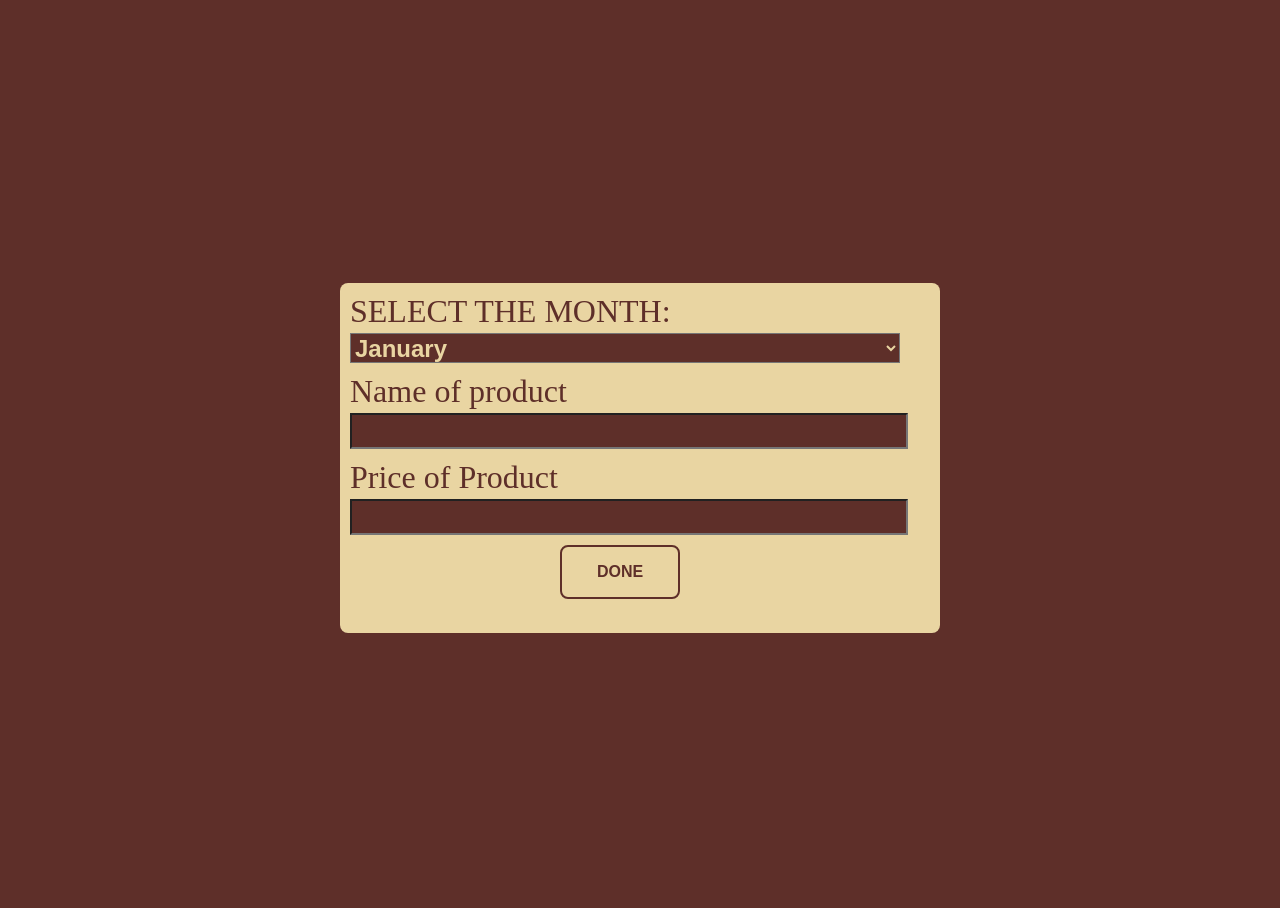
<file: alreadybrought.html>
<!DOCTYPE html>
<html lang="en">

<head>
    <meta charset="UTF-8">
    <meta name="viewport" , content="width=device-width,initial-scale=1">
    <title></title>
    <link rel="stylesheet" href="css/alreadyboughtcss.css">
    <link rel="preconnect" href="https://fonts.googleapis.com">
<link rel="preconnect" href="https://fonts.gstatic.com" crossorigin>
<link href="https://fonts.googleapis.com/css2?family=BBH+Bartle&family=Baloo+Bhai+2:wght@400..800&family=Playfair+Display:ital,wght@0,400..900;1,400..900&family=Poppins:ital,wght@0,100;0,200;0,300;0,400;0,500;0,600;0,700;0,800;0,900;1,100;1,200;1,300;1,400;1,500;1,600;1,700;1,800;1,900&family=Tagesschrift&display=swap" rel="stylesheet">
</head>
<style>

</style>

<body>
    <div class="content">
        <div class="form" autocomplete="off">
            <label for="productmonth">SELECT THE MONTH: </label>
            <select type="text" name="" id="productmonth">
                <option value="January">January</option>
                <option value="February">February</option>
                <option value="March">March</option>
                <option value="April">April</option>
                <option value="May">May</option>
                <option value="June">June</option>
                <option value="July">July</option>
                <option value="August">August</option>
                <option value="September">September</option>
                <option value="October">October</option>
                <option value="November">November</option>
                <option value="December">December</option>
            </select>
            <label for="nameofproduct">Name of product</label>
            <input id="nameofproduct" autocomplete="off">
            <label for="priceofproduct">Price of Product</label>
            <input type="text" id="priceofproduct">

        </div>
        <button class="btn liquid" id="done">
            <span >DONE</span>
        </button>
    </div>

    <script src="../js/alreadybought.js"></script>
</body>

</html>
</file>
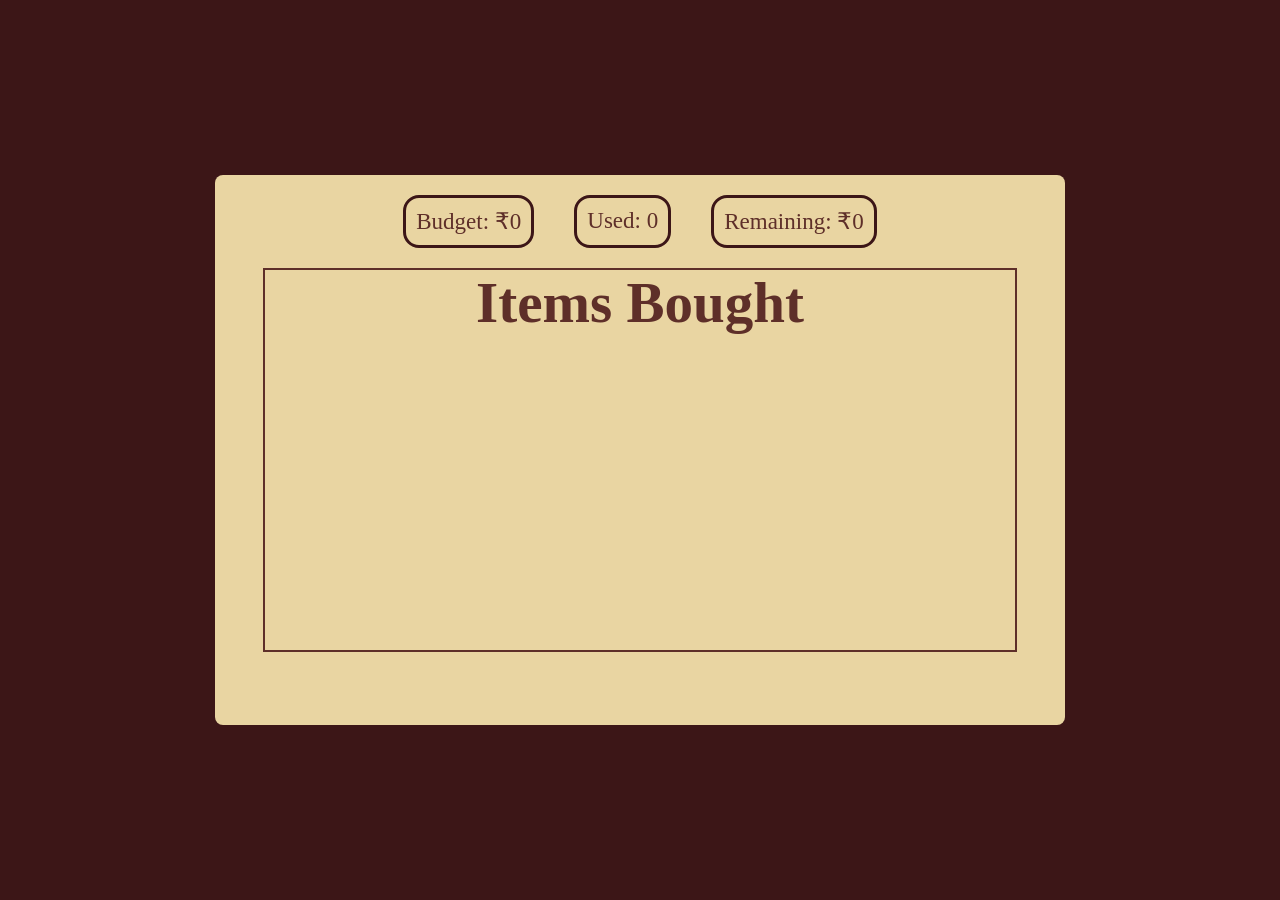
<file: month.html>
<!DOCTYPE html>
<html lang="en">
<head>
  <meta charset="UTF-8">
  <title>Month Details</title>
  <link rel="stylesheet" href="css/monthcss.css">
</head>
<style>

</style>
<body>
    

    <div class="content">
  <h1 id="monthTitle"></h1>

  <div class="month-summary">
    <p class="month-summary-items" id="month-summmary-budget">Budget: ₹<span id="budget">0</span></p>
    <p class="month-summary-items">Used: <span id="used">0</span></p>
    <p class="month-summary-items">Remaining: <span id="remaining">0</span></p>
  </div>
  <div class="items">
  <div class="itemcard"><h2>Items Bought</h2>
  <ul id="boughtList"></ul>
  </div>
  
</div>
</div>
  <script type="module" src="../js/month.js"></script>
  <script src="../js/budget.js"></script>
</body>
</html>
</file>
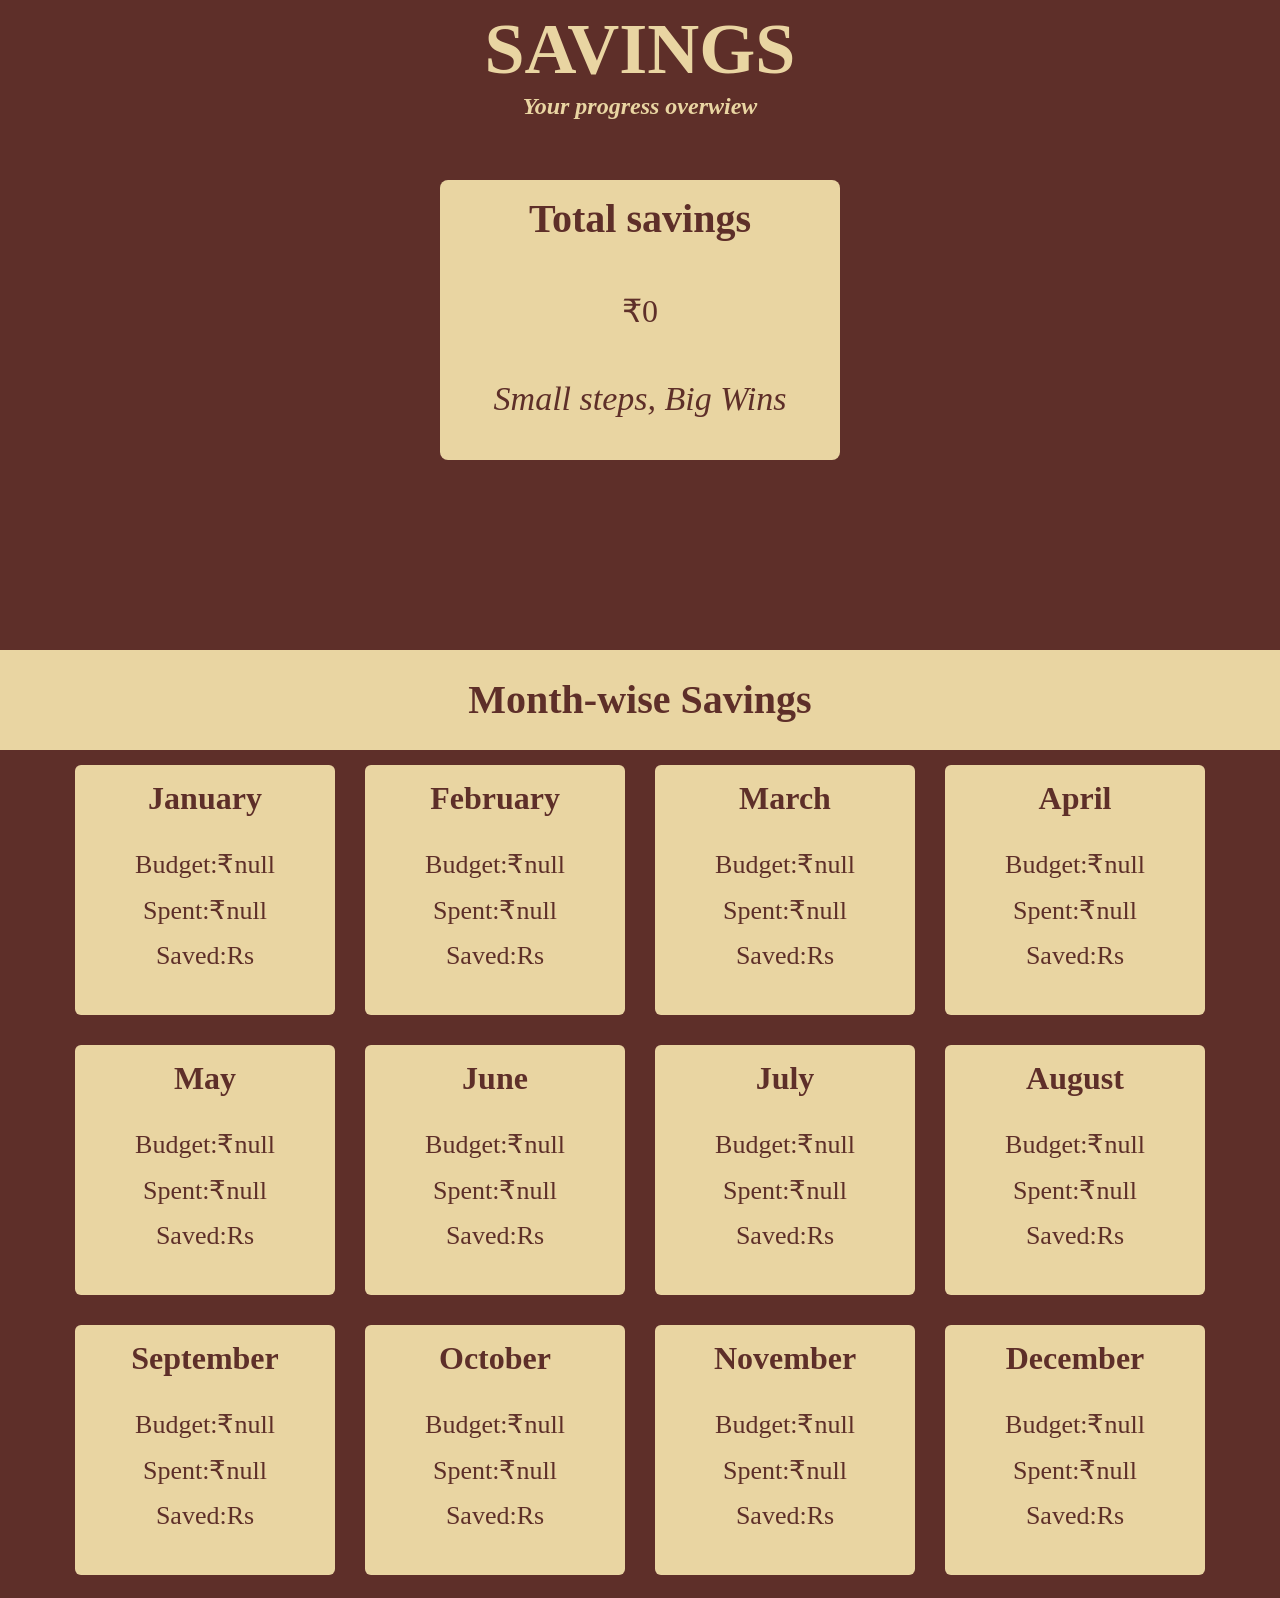
<file: savings.html>
<!DOCTYPE html>
<html lang="en">
    <head>
        <meta charset="UTF-8">
       <meta name="viewport", content="width=device-width,initial-scale=1">
       <title></title>  
       <link rel="stylesheet" href="css/savingscss.css"> 
    </head>
    <style>

    </style>
    <body>
        <h1>SAVINGS</h1>
        <H2><i>Your progress overwiew</i></H2>
        <div class="content">
            <div class="total">
                <h1 id="totalheading">Total savings</h1>
                <div id="totalsaving">Rs </div>
                <div id="quote"><i>Small steps, Big Wins</i></div>
            </div>
            <div class="month-wise">
                <div class="monthwiseheading">
                    <div>Month-wise Savings</div>
                    
                </div>
                <div class="monthcards">
                <div class="monthcard">
                    <h3>January</h3>
                    <div class="monthbudget">Budget:Rs</div>
                    <div class="monthspent">Spent:Rs</div>
                    <div class="monthsaved">Saved:Rs</div>
                </div>
                <div class="monthcard">
                    <h3>February</h3>
                    <div class="monthbudget">Budget:Rs</div>
                    <div class="monthspent">Spent:Rs</div>
                    <div class="monthsaved">Saved:Rs</div>
                </div>
                <div class="monthcard">
                    <h3>March</h3>
                    <div class="monthbudget">Budget:Rs</div>
                    <div class="monthspent">Spent:Rs</div>
                    <div class="monthsaved">Saved:Rs</div>
                </div>
                <div class="monthcard">
                    <h3>April</h3>
                    <div class="monthbudget">Budget:Rs</div>
                    <div class="monthspent">Spent:Rs</div>
                    <div class="monthsaved">Saved:Rs</div>
                </div>
                <div class="monthcard">
                    <h3>May</h3>
                    <div class="monthbudget">Budget:Rs</div>
                    <div class="monthspent">Spent:Rs</div>
                    <div class="monthsaved">Saved:Rs</div>
                </div>
                <div class="monthcard">
                    <h3>June</h3>
                    <div class="monthbudget">Budget:Rs</div>
                    <div class="monthspent">Spent:Rs</div>
                    <div class="monthsaved">Saved:Rs</div>
                </div>
                <div class="monthcard">
                    <h3>July</h3>
                    <div class="monthbudget">Budget:Rs</div>
                    <div class="monthspent">Spent:Rs</div>
                    <div class="monthsaved">Saved:Rs</div>
                </div>
                <div class="monthcard">
                    <h3>August</h3>
                    <div class="monthbudget">Budget:Rs</div>
                    <div class="monthspent">Spent:Rs</div>
                    <div class="monthsaved">Saved:Rs</div>
                </div>
                <div class="monthcard">
                    <h3>September</h3>
                    <div class="monthbudget">Budget:Rs</div>
                    <div class="monthspent">Spent:Rs</div>
                    <div class="monthsaved">Saved:Rs</div>
                </div>
                <div class="monthcard">
                    <h3>October</h3>
                    <div class="monthbudget">Budget:Rs</div>
                    <div class="monthspent">Spent:Rs</div>
                    <div class="monthsaved">Saved:Rs</div>
                </div>
                <div class="monthcard">
                    <h3>November</h3>
                    <div class="monthbudget">Budget:Rs</div>
                    <div class="monthspent">Spent:Rs</div>
                    <div class="monthsaved">Saved:Rs</div>
                </div>
                <div class="monthcard">
                    <h3>December</h3>
                    <div class="monthbudget">Budget:Rs</div>
                    <div class="monthspent">Spent:Rs</div>
                    <div class="monthsaved">Saved:Rs</div>
                </div>

            </div>
            </div>
        </div>
        <script src="../js/savings.js"></script>
    </body>
</html>
</file>
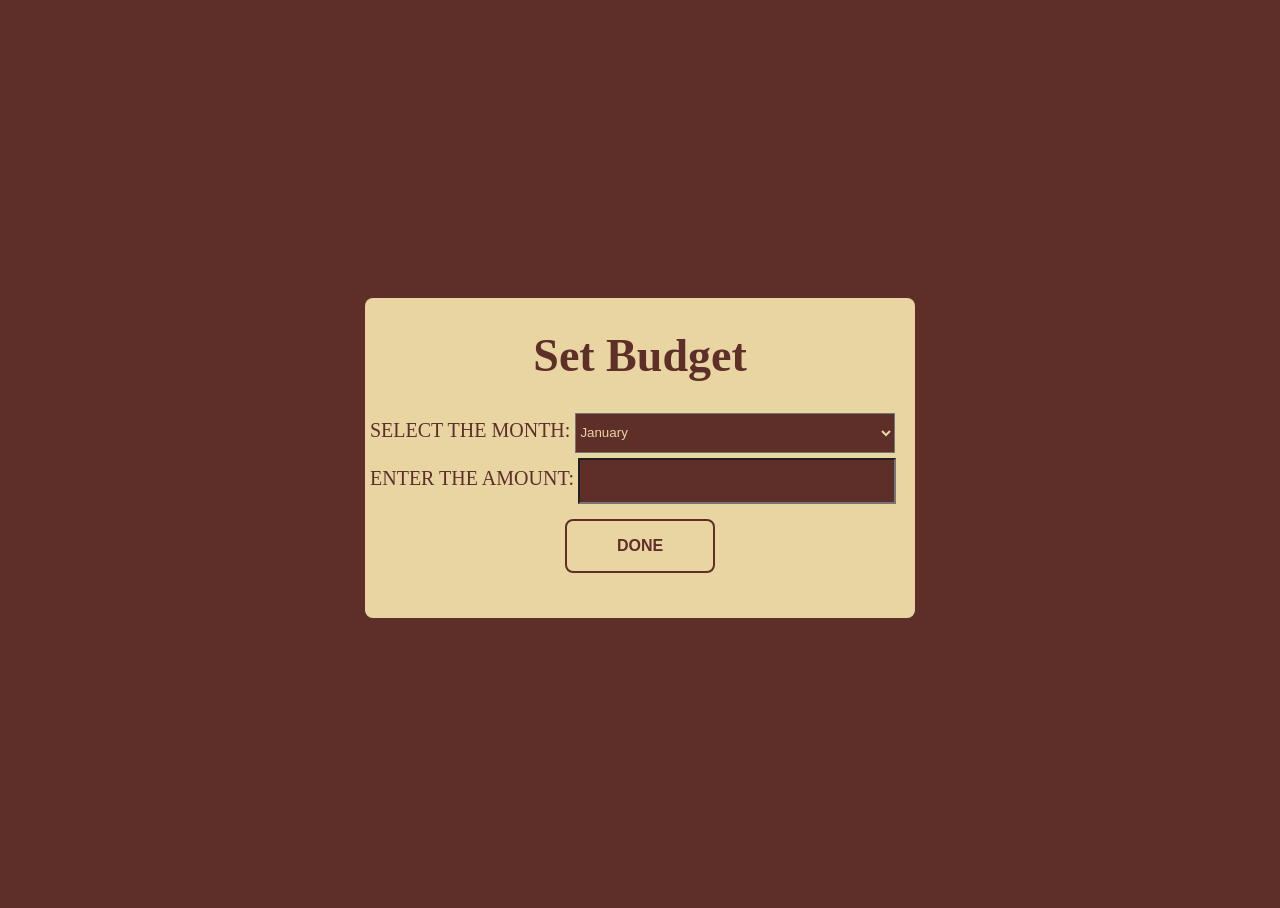
<file: setbudget.html>
<!DOCTYPE html>
<html lang="en">
    <head>
        <meta charset="UTF-8">
       <meta name="viewport", content="width=device-width,initial-scale=1">
       <title></title>  
       <link rel="stylesheet" href="css/setbudgetcss.css"> 
    </head>
    
    <body>
        <div class="content">
            <h1>Set Budget </h1>
            <label for="budgetmonth">SELECT THE MONTH: </label>
            <select type="text" name="" id="budgetmonth">
                <option value="January">January</option>
                <option value="February">February</option>
                <option value="March">March</option>
                <option value="April">April</option>
                <option value="May">May</option>
                <option value="June">June</option>
                <option value="July">July</option>
                <option value="August">August</option>
                <option value="September">September</option>
                <option value="October">October</option>
                <option value="Novemeber">November</option>
                <option value="December">December</option>
            </select>
            <label for="budgetinput">ENTER THE AMOUNT:</label>
            <input type="number" id="budgetinput" autocomplete="off">
            <button class="btn liquid" id="setbudgetdone">
            <span>DONE</span>
        </button>
        </div>
        <script src="../js/budget.js"></script>
    </body>
</html>
</file>
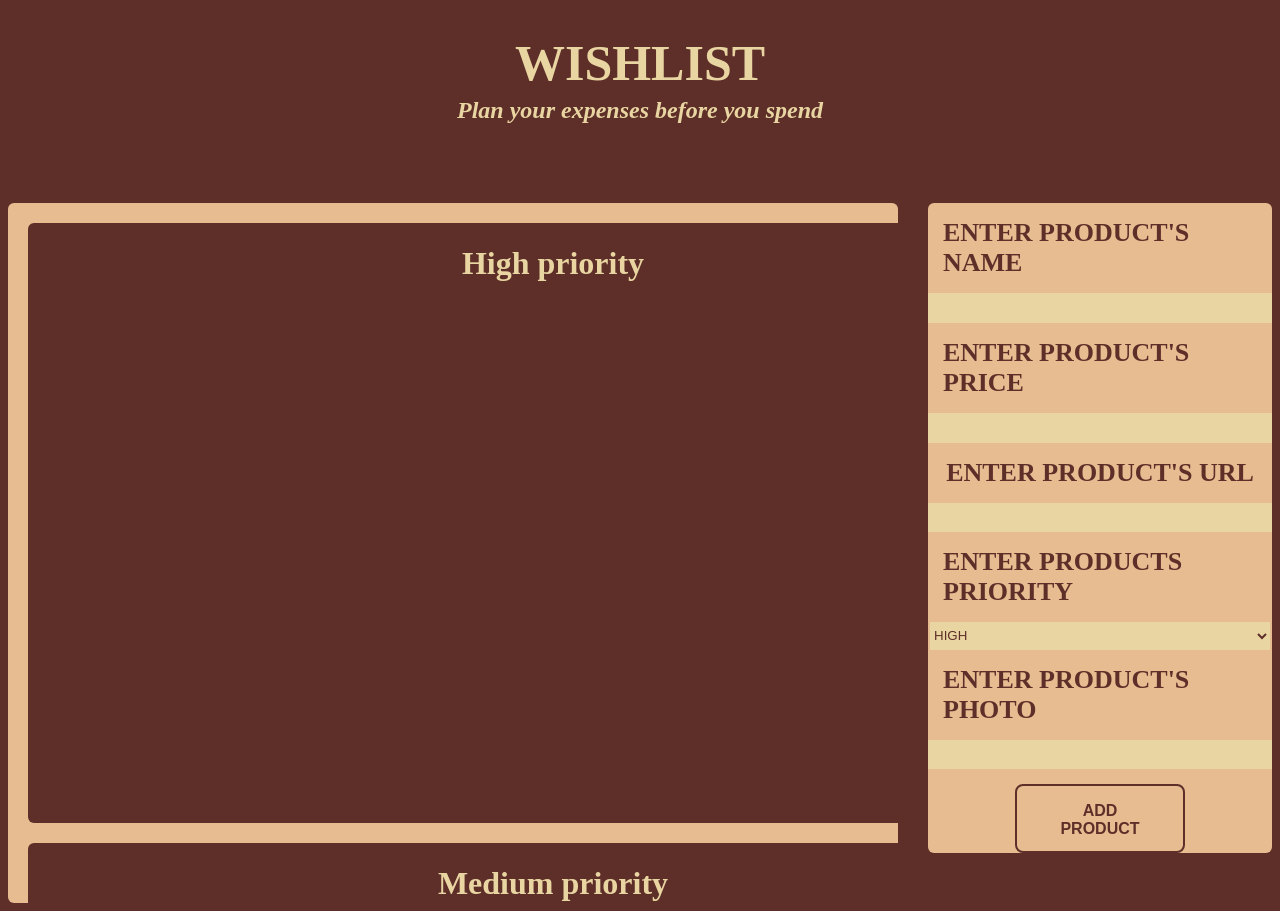
<file: wishlist.html>
<!DOCTYPE html>
<html lang="en">

<head>
    <meta charset="UTF-8">
    <meta name="viewport" , content="width=device-width,initial-scale=1">
    <title></title>
    <link rel="stylesheet" href="css/wishlistcss.css">
</head>
<style>


</style>

<body>
    <h1>WISHLIST</h1>
    <h2> <i>Plan your expenses before you spend</i></h2>
    <div class="content">
        <div class="wishlistplan">
            <div class="priority highpriority">
                <h1 class="priority-heading">High priority</h1>
                <div class="productrow"></div>
            </div>

    
        <div class="priority mediumpriority">
            <h1 class="priority-heading">Medium priority</h1>
            <div class="productrow"></div>
        </div>
        <div class="priority lowpriority">
            <h1 class="priority-heading">Low priority</h1>
            <div class="productrow"></div>
        </div>

    </div>
    <div class="userinput">

        <label for="productname">ENTER PRODUCT'S NAME</label>
        <INPUT id="productname" autocomplete="off"></INPUT>
        <label for="productprice">ENTER PRODUCT'S PRICE</label>
        <INPUT id="productprice" autocomplete="off"></INPUT>
        <label for="producturl">ENTER PRODUCT'S URL</label>
        <INPUT id="producturl" autocomplete="off"></INPUT>
        <label for="productpriority" autocomplete="off">ENTER PRODUCTS PRIORITY</label>
        <select name="" id="productpriority" aria-placeholder="weghrvh">

            <option value="high">HIGH</option>
            <option value="medium">MEDIUM</option>
            <option value="low">LOW</option>
        </select>
        <label for="productphoto">ENTER PRODUCT'S PHOTO</label>
        <INPUT id="productphoto" autocomplete="off"></INPUT>
        <button type="button" class="btn liquid" id="addproductbtn">
            ADD PRODUCT
        </button>

    </div>
    </div>
    <script src="../js/wishlist.js"></script>
</body>

</html>
</file>
<file: css/alreadyboughtcss.css>
body {
        background-color: #5E2F29;
        display: flex;
        justify-content: center;
        align-items: center;
    }

    body,
    html {
        height: 100%;
    }

    .content {
        background-color: #E9D5A2;
        height: 350px;
        width: 600px;
        border-radius: 8px;
        display: flex;
        flex-direction: column;
    }

    .form {
        display: flex;
        flex-direction: column;
    }

    input,
    label,
    select {
        color: #5E2F29;
        height: 30px;
        margin-top: 10px;
        font-size: 32px;
        margin-left: 10px;
        width: 550px;
    }

    select {
        color: #E9D5A2;
        background-color: #5E2F29;
        font-size: 24px;
        font-weight: bold;
        
    }

    input {
        color: #E9D5A2;
        font-size: 26px;
        background-color: #5E2F29;
         
  
    }

    .btn {
        position: relative;
        padding: 1rem 2rem;
        font-size: 1rem;
        font-weight: 600;
        color: #5E2F29;
        background: none;
        border: 2px solid #5E2F29;
        border-radius: 8px;
        cursor: pointer;
        overflow: hidden;
        transition: all 0.3s ease;
        width: 120px;
        margin-top: 10px;
        margin-left: 220px;
    }

    .liquid {
        background: linear-gradient(#5E2F29 0 0) no-repeat calc(200% - var(--p, 0%)) 100% / 200% var(--p, 0.2em);
        transition: 0.3s var(--t, 0s),
            background-position 0.3s calc(0.3s - var(--t, 0s));
    }

    .liquid:hover {
        --p: 100%;
        --t: 0.3s;
        color: #E9D5A2;
    }
</file>
<file: css/monthcss.css>
*{
        margin: 0;
        padding: 0%;
    }
    body{
        background-color: #3c1617;
        display: flex;
        align-items: center;
        justify-content: center;
        height: 100%;
    }
    html{
        height: 100%;
    }
    .content{
        width: 850px;
        height: 550px;
        display: flex;
        flex-direction: column;
        align-items: center;
        color:#5E2F29;
        background-color: #E9D5A2;
        border-radius: 8px ;
    }
    .items{
        display: flex;
        gap:20px;
    }
    .month-summary{
        display: flex;
    }
    .month-summary-items{
        margin:20px;
        padding:10px;
        font-size: 23px;
        border-radius: 16px;
        border: solid #3c1617;
        }
    .itemcard{
        border: 2px solid;
        height: 380px;
        width: 750px;
        text-align: center;
        overflow: auto;
        font-size: 38px;
        overflow: scroll;
        scrollbar-width: none;
        
    }
    ul{
        list-style-type: disc;
  padding-left: 40px;
    }
    li{
        font-size: 28px;
        text-align: left;
        list-style-type: disc;
        margin-left: 5px;
        
    }
</file>
<file: css/savingscss.css>
body{
            background-color: #5E2F29;
        }
        h1{
            color: #E9D5A2;
            text-align: center;
            margin: 0px;
            font-size: 72px;
        }
        h2{
            color: #E9D5A2;
            text-align: center;
            margin-top: 2px;
        }
        .content{
            display: flex;
            align-items: center;
            justify-content: center;
            flex-direction: column;
        }
        .total{
            background-color: #E9D5A2;
            height: 280px;
            width: 400px;
            margin-top: 40px;
            border-radius: 8px;
            display: flex;
            flex-direction: column;
            align-items: center;
            
        }
        #totalheading{
            color: #5E2F29;
            font-size: 40px;
            margin-top: 15px;
            
        }
        #totalsaving{
            margin-top: 50px;
            font-size: 32px;
            color: #5E2F29;

        }
        #quote{
            margin-top: 50px;
            color: #5E2F29;
            font-size: 34px;
        }
        .month-wise{
            margin-top: 190px;
            
        }
        .monthwiseheading{
            background-color: #E9D5A2;
            width: 100vw;
            height: 100px;
            text-align: center;
            color: #5E2F29;
            display: flex;
            justify-content: center;
            align-items: center;
            font-size: 40px;
            font-weight: bold;
        }
        .monthcards{
            display: flex;
            flex-wrap: wrap;
            justify-content: center;
        }





        .monthcard{
            background-color: #E9D5A2;
            height: 250px;
            width: 260px;
            margin: 15px;
            border-radius: 6px;
            
        }
        h3,.monthbudget,.monthspent,.monthsaved{
            color: #5E2F29;
        }
        h3{
            font-size: 32px;
            text-align: center;
            margin-top: 15px;
        }
        .monthbudget,.monthspent,.monthsaved{
            font-size: 26px;
            text-align: center;
            margin: 15px;
        }
</file>
<file: css/setbudgetcss.css>
body{   
             background-color: #5E2F29;
            height: 100%;
            display: flex;
            justify-content: center;
            align-items: center;  
        }
        html{
            height: 100%;
        }
        .content{
            background-color: #E9D5A2;
            height: 320px;
            width: 550px;
            color:#5E2F29;
            border-radius: 8px;
            
        }
        h1{
            text-align: center;
            font-size: 46px;
        }
        select,input{
            width: 320PX;
            height: 40px;
            background-color: #5E2F29;
            color: #E9D5A2;
        
        }
        label{
            font-size:20px;
            margin-left: 5px;
            font: weight 600px; ;
        }
        #budgetinput{
            width: 310px;
            margin-top: 5px;
        }
        .done{
            margin-top: 20px;
            padding: 15px;
            margin-left: 150px;
            width: 250px;
            background-color: #E9D5A2;
            color: #5E2F29;
            font-size: 23px;
            font-weight: bold;
            border-radius: 8px;
        }
         .btn {
        position: relative;
        padding: 1rem 2rem;
        font-size: 1rem;
        font-weight: 600;
        color: #5E2F29;
        background: none;
        border: 2px solid #5E2F29;
        border-radius: 8px;
        cursor: pointer;
        overflow: hidden;
        transition: all 0.3s ease;
        width: 150px;
        margin-top: 15px;
        margin-left: 200px;
    }

    .liquid {
        background: linear-gradient(#5E2F29 0 0) no-repeat calc(200% - var(--p, 0%)) 100% / 200% var(--p, 0.2em);
        transition: 0.3s var(--t, 0s),
            background-position 0.3s calc(0.3s - var(--t, 0s));
    }

    .liquid:hover {
        --p: 100%;
        --t: 0.3s;
        color: #E9D5A2;
    }
</file>
<file: css/wishlistcss.css>
body{
            background-color: #5E2F29;
        }
        h1{
            text-align: center;
            font-size: 50px;
            margin-bottom: 0px;
            color: #E9D5A2;
        }
        h2{
            text-align: center;
            margin-top: 5px;
            color: #E9D5A2;
            text-decoration: ;
        }
        h3{
            text-align: center;
            font-size: 26px;
            color: #E9D5A2;
        }
        .content{
            display: flex;
            
        }
        .wishlistplan{
            width: 1200px;
            border-radius: 6PX;
            height: 700px;
            margin-top: 60px;
            background-color: #E7BC91;
            overflow: auto;
            scrollbar-width: none;
            
        }
          .priority{
        width: 1050px;
        border-radius: 6px;
        height: 600px;
        margin: 20px;
        background-color: #5E2F29;
        overflow: scroll;
        scrollbar-width: none;
        display: flex;
        flex-direction: column;
    }
    .productrow{
        display: flex;
        flex-direction: row;
        gap: 15px;
        flex-wrap: wrap;
    }

        .userinput{
            
            width: 400px;
            height: 650px;
            margin-top: 60px;
            margin-left: 30px;
            background-color: #E7BC91;
            border-radius: 6px;
            display: flex;
            flex-direction: column;
            align-items:  center;
        }
        label{
            font-size: 26px;
            margin: 15px;
            color: #5E2F29;
            font-weight: bold;
        }
        input,select{
            width: 340px;
            height: 30px;
            background-color: #E9D5A2;
            border: none;
            color: #5E2F29;
        }
        .btn {
        position: relative;
        padding: 1rem 2rem;
        font-size: 1rem;
        font-weight: 600;
        color: #5E2F29;
        background: none;
        border: 2px solid #5E2F29;
        border-radius: 8px;
        cursor: pointer;
        overflow: hidden;
        transition: all 0.3s ease;
        width: 170px;
        margin-top: 15px;
        margin-left: 0px;
    }
  
    .liquid {
        background: linear-gradient(#5E2F29 0 0) no-repeat calc(200% - var(--p, 0%)) 100% / 200% var(--p, 0.2em);
        transition: 0.3s var(--t, 0s),
            background-position 0.3s calc(0.3s - var(--t, 0s));
    }

    .liquid:hover {
        --p: 100%;
        --t: 0.3s;
        color:#E9D5A2 ;
    }
    .priority-heading{
        font-size: 32px;
    }
    .productcard{
        background-color: #E7BC91;
        height: 410px;
        width: 300px;
        margin: 10px;
        border-radius: 6px;
    }
    img{
        height: 200px;
        width: 260px;
        margin: 20px;
        margin-bottom: 0px;
    }
    .btn2{
        background-color: #5E2F29;
        color: #E9D5A2;
        width: 260px;
        margin-left: 20px;
        margin-bottom: 10px;
        height: 35px;
        border-radius: 8px;
        cursor: pointer;
        font-size: 20px;
        font-weight: bold;
        font-family: Arial, Helvetica, sans-serif;
    }
    .productname,.productprice{
        color: #5E2F29;

    }
    .productname{
        float: left;
        margin-left: 20px;
        margin-top: 5px;
    }
    .productprice{
        float: right;
        margin-right: 20px;
        margin-top: 5px;
    }
</file>
